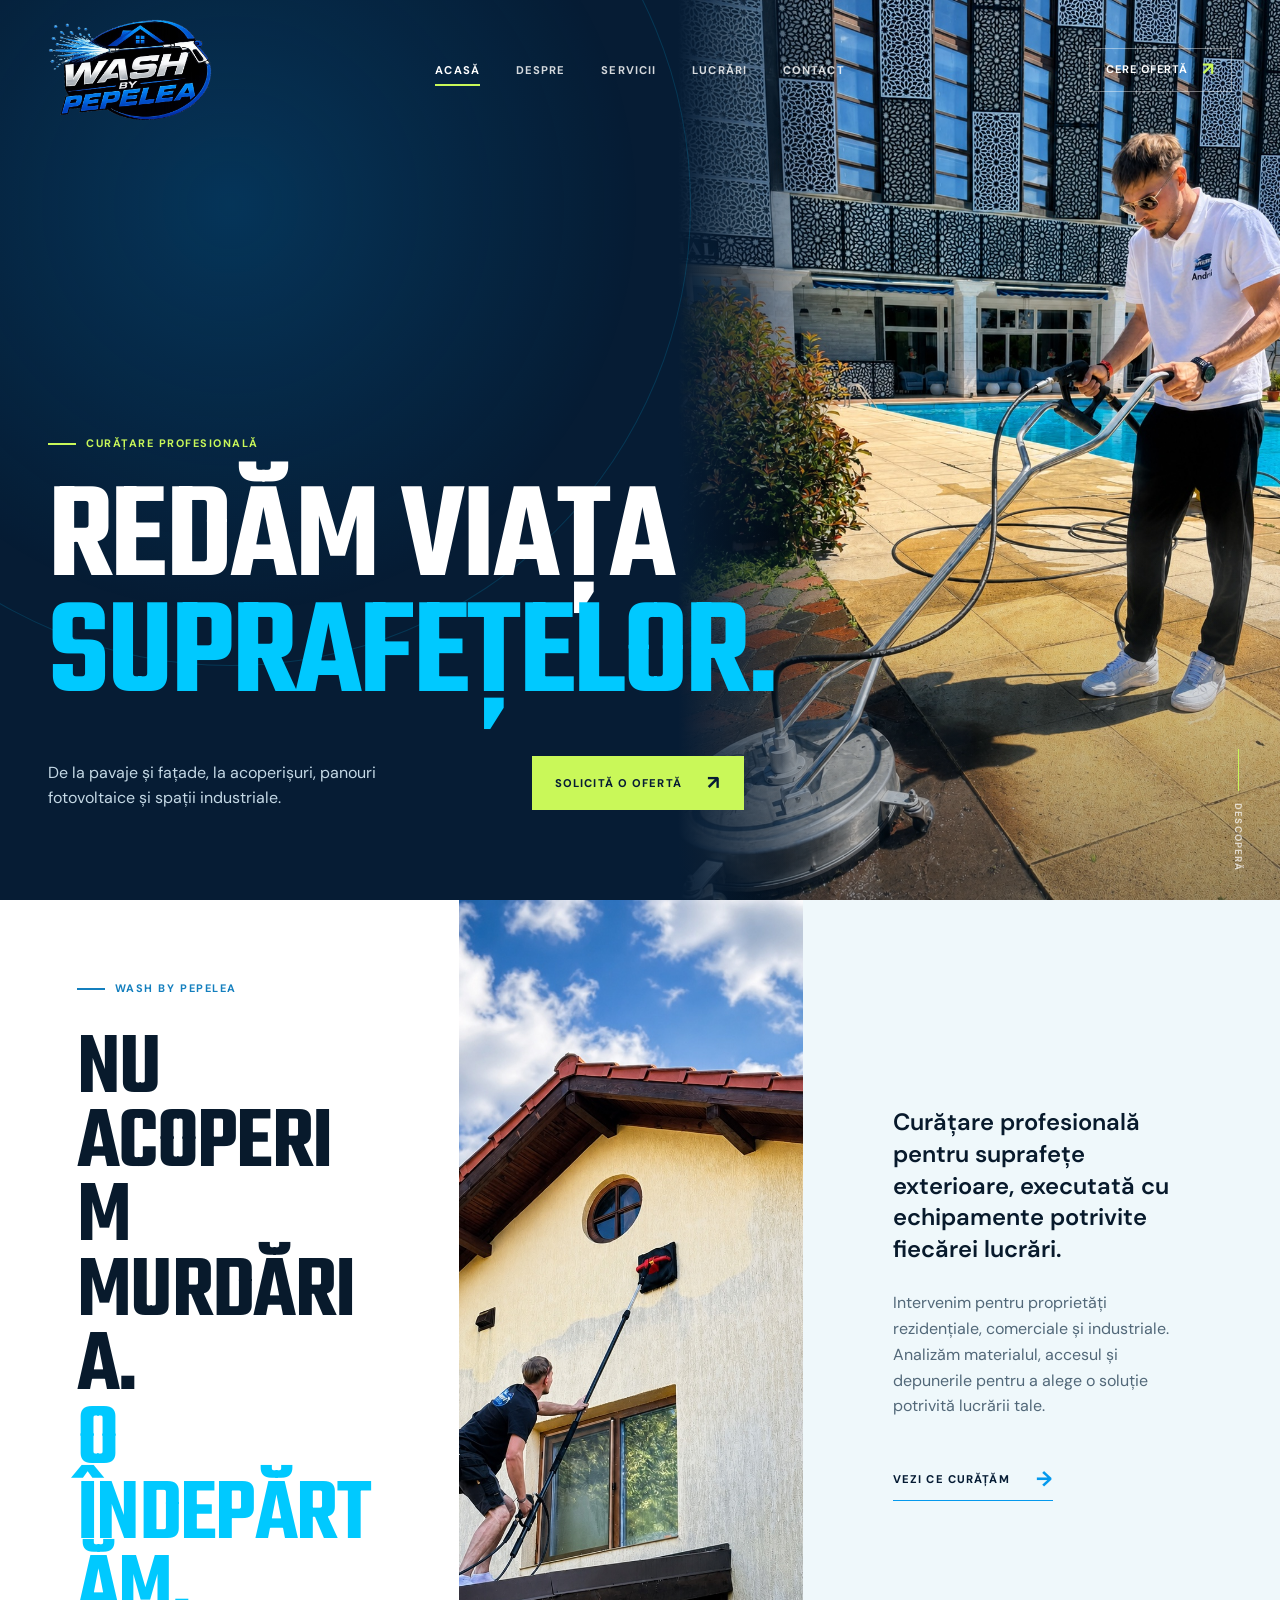
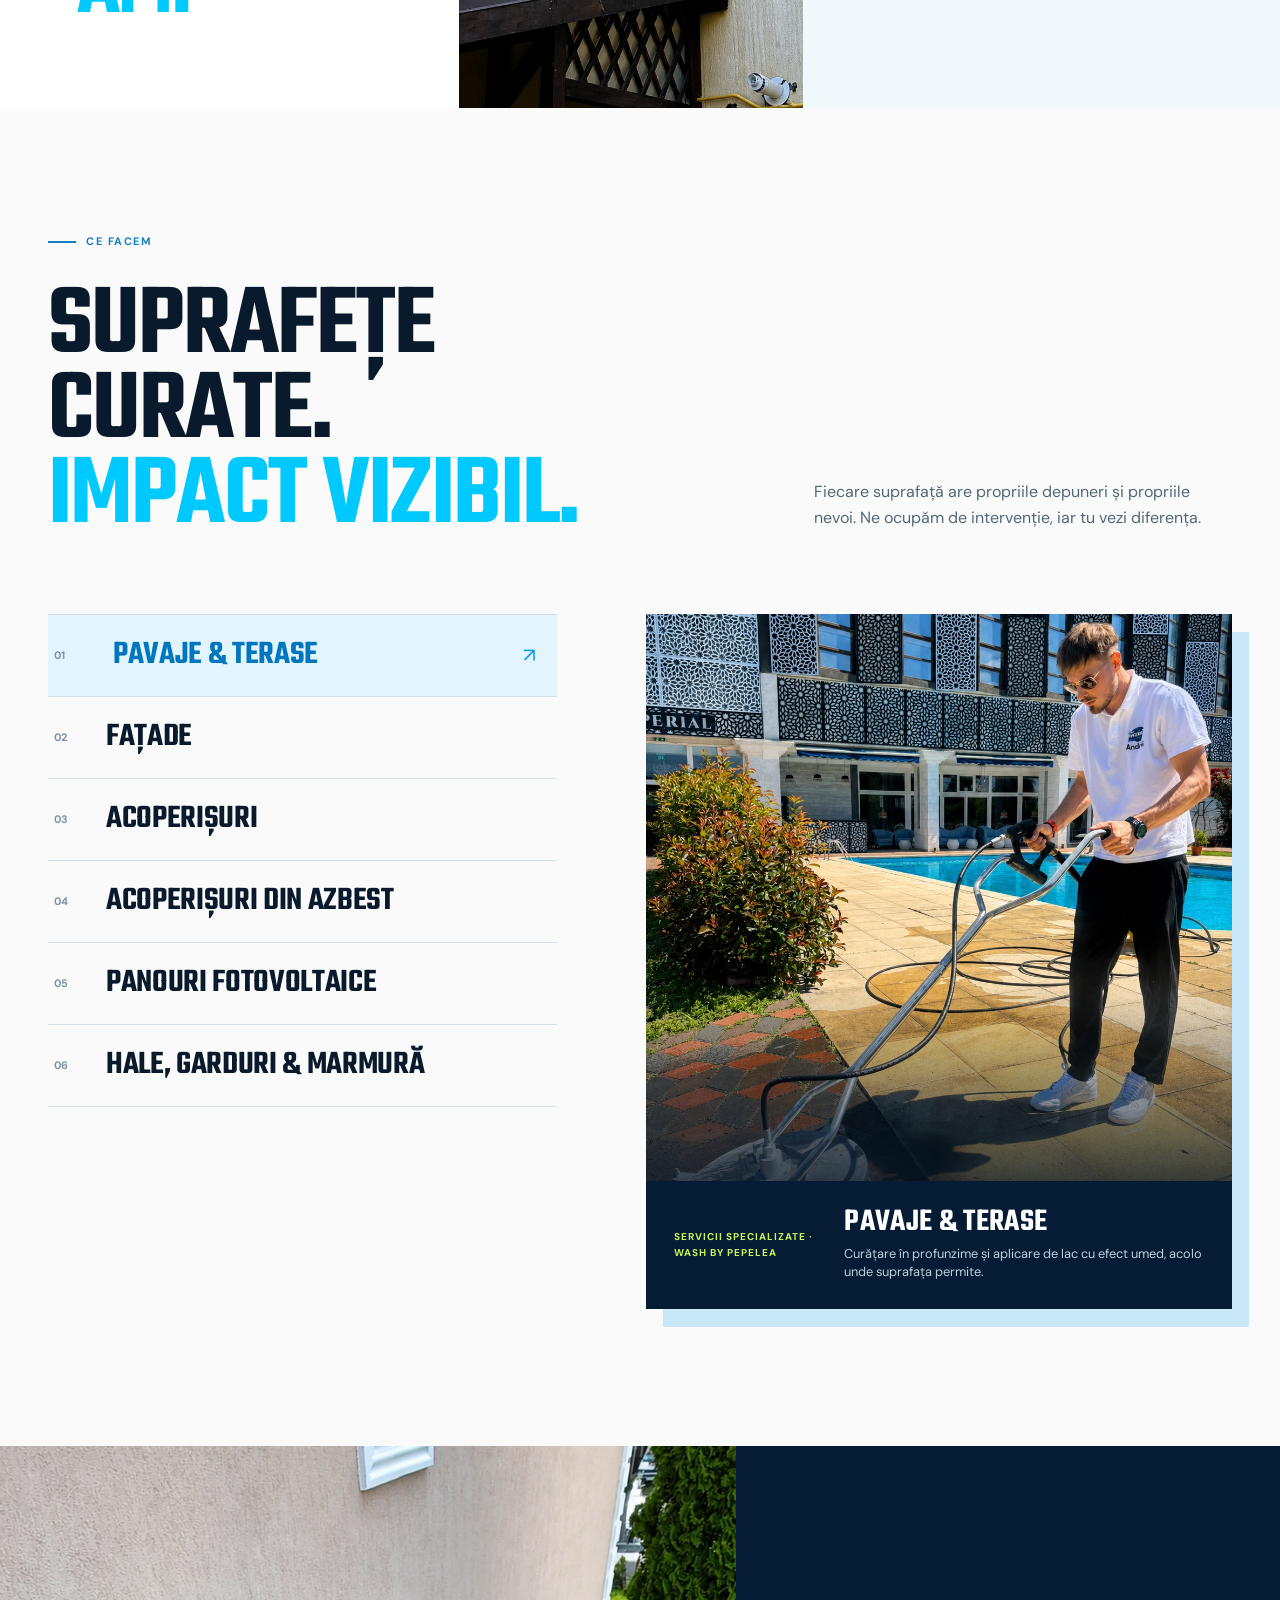
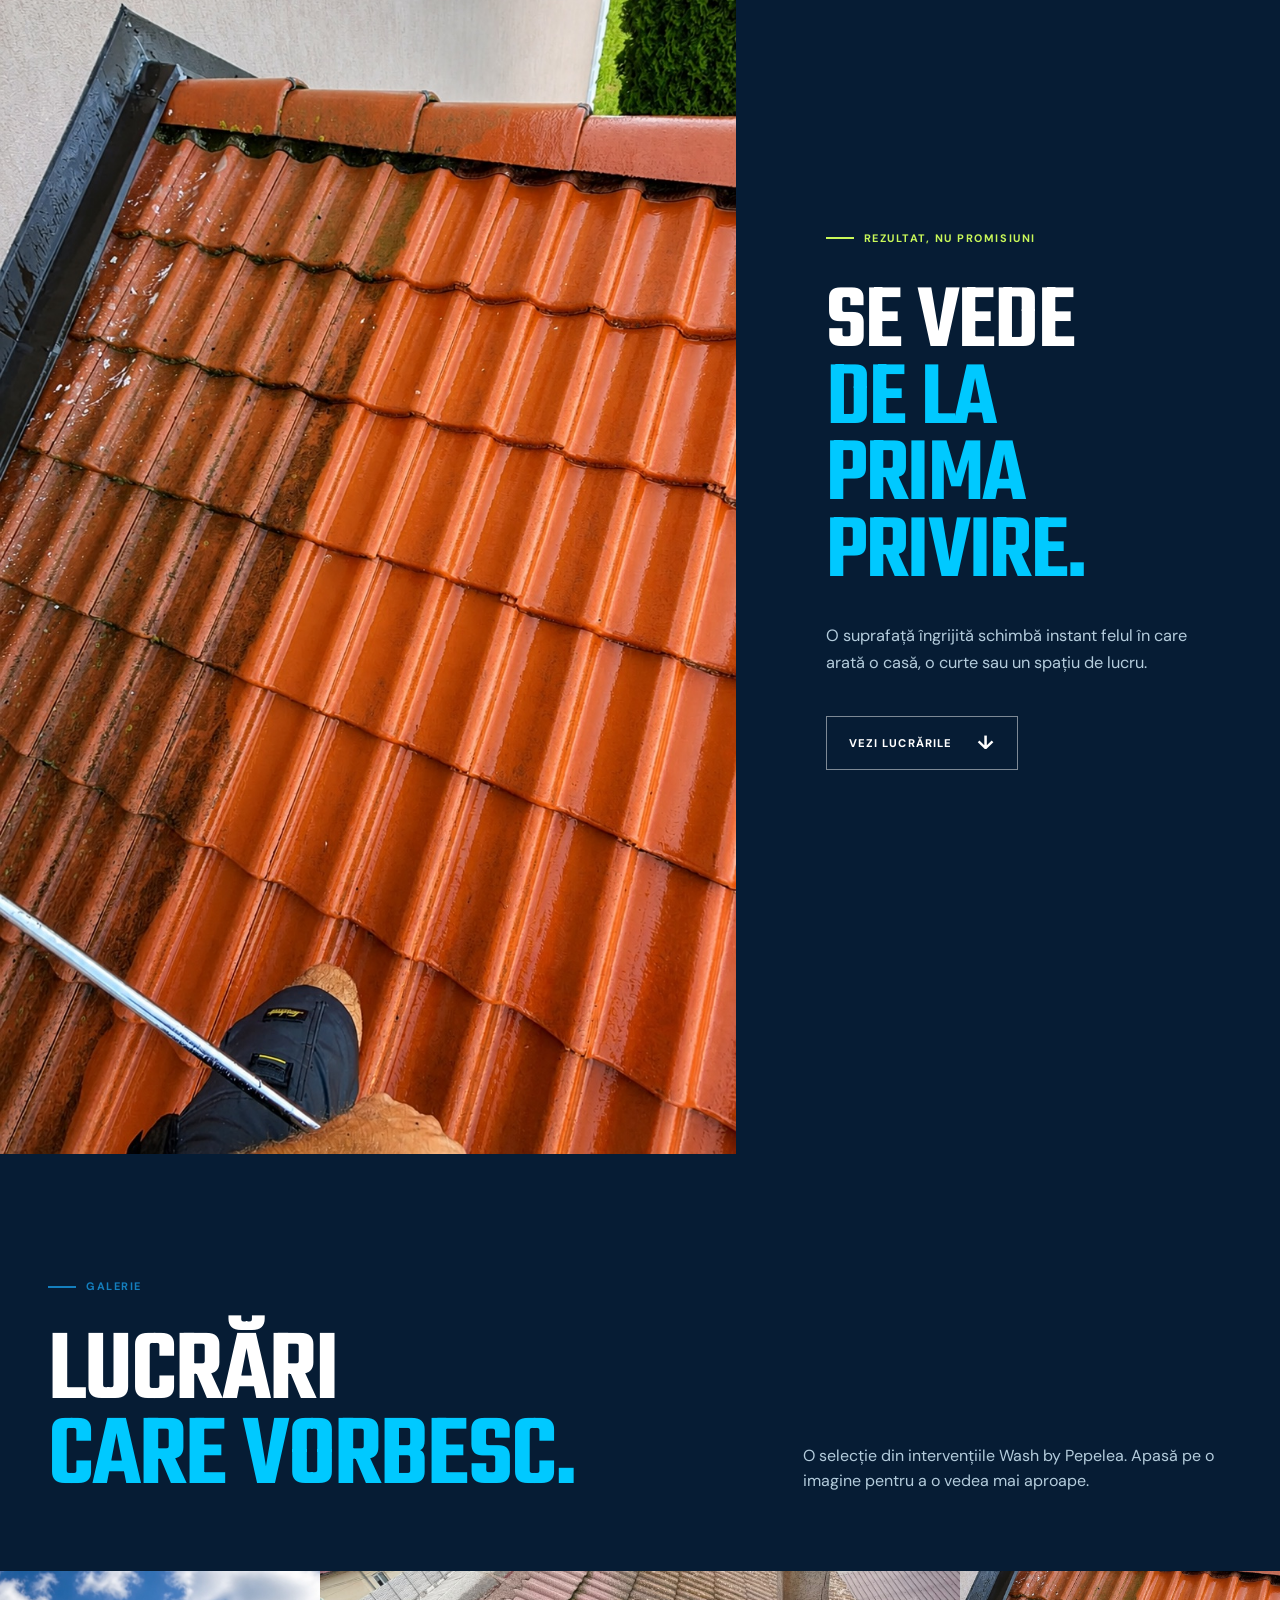
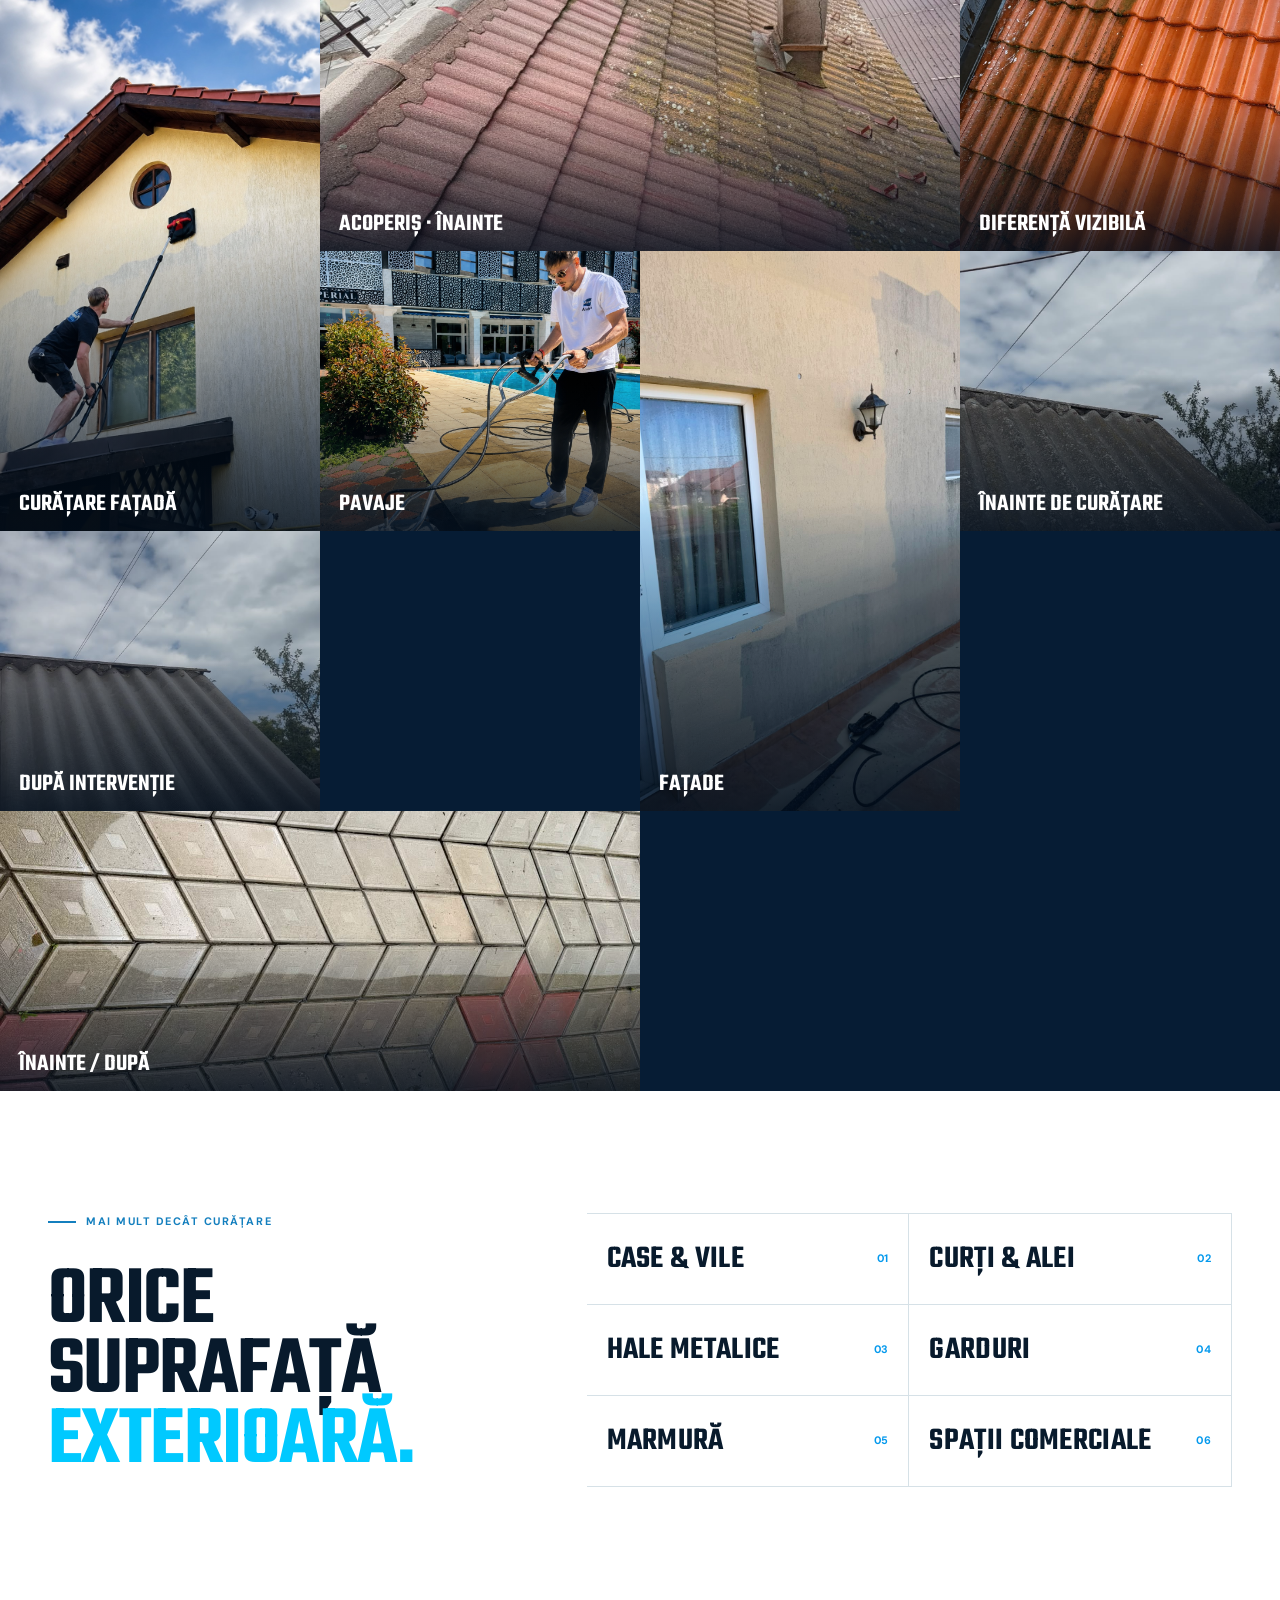
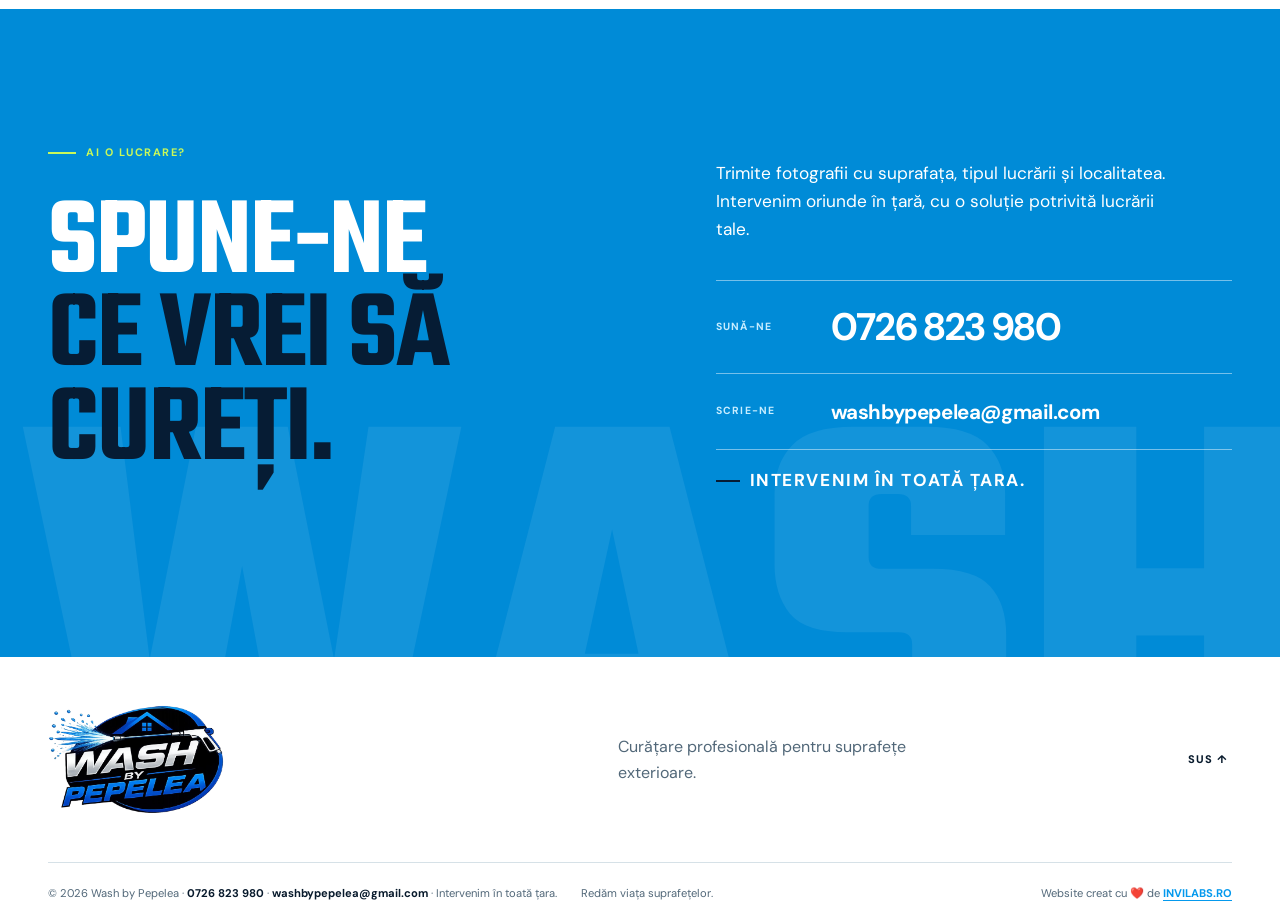
<file: index.html>
<!doctype html>
<html lang="ro">
  <head>
    <meta charset="UTF-8" />
    <meta name="viewport" content="width=device-width, initial-scale=1.0" />
    <meta name="theme-color" content="#061c34" />
    <meta name="robots" content="index, follow" />
    <meta name="googlebot" content="index, follow, max-image-preview:large, max-snippet:-1, max-video-preview:-1" />
    <meta name="description" content="Wash by Pepelea redă viața suprafețelor: pavaje, fațade, acoperișuri, panouri fotovoltaice și suprafețe exterioare." />
    <meta property="og:type" content="website" />
    <meta property="og:locale" content="ro_RO" />
    <meta property="og:site_name" content="Wash by Pepelea" />
    <meta property="og:title" content="Wash by Pepelea | Redăm viața suprafețelor" />
    <meta property="og:description" content="Curățare profesională pentru pavaje, fațade, acoperișuri și multe alte suprafețe exterioare." />
    <meta property="og:url" content="https://washbypepelea.ro/" />
    <meta property="og:image" content="https://washbypepelea.ro/assets/wash-by-pepelea-logo.jpeg" />
    <meta name="twitter:card" content="summary_large_image" />
    <title>Wash by Pepelea | Redăm viața suprafețelor</title>
    <link rel="canonical" href="https://washbypepelea.ro/" />
    <script type="application/ld+json">
      {
        "@context": "https://schema.org",
        "@graph": [
          {
            "@type": "ProfessionalService",
            "@id": "https://washbypepelea.ro/#business",
            "name": "Wash by Pepelea",
            "url": "https://washbypepelea.ro/",
            "logo": "https://washbypepelea.ro/assets/wash-by-pepelea-logo-transparent.png",
            "image": "https://washbypepelea.ro/assets/wash-by-pepelea-logo.jpeg",
            "description": "Curățare profesională pentru pavaje, fațade, acoperișuri, panouri fotovoltaice și suprafețe exterioare.",
            "telephone": "+40726823980",
            "email": "washbypepelea@gmail.com",
            "areaServed": {
              "@type": "Country",
              "name": "România"
            },
            "contactPoint": {
              "@type": "ContactPoint",
              "telephone": "+40726823980",
              "email": "washbypepelea@gmail.com",
              "contactType": "customer service",
              "availableLanguage": "ro"
            },
            "hasOfferCatalog": {
              "@type": "OfferCatalog",
              "name": "Servicii de curățare exterioară",
              "itemListElement": [
                { "@type": "Offer", "itemOffered": { "@type": "Service", "name": "Curățare pavaje și terase" } },
                { "@type": "Offer", "itemOffered": { "@type": "Service", "name": "Curățare fațade" } },
                { "@type": "Offer", "itemOffered": { "@type": "Service", "name": "Curățare acoperișuri" } },
                { "@type": "Offer", "itemOffered": { "@type": "Service", "name": "Curățare acoperișuri din azbest" } },
                { "@type": "Offer", "itemOffered": { "@type": "Service", "name": "Curățare panouri fotovoltaice" } },
                { "@type": "Offer", "itemOffered": { "@type": "Service", "name": "Curățare hale, garduri și marmură" } }
              ]
            }
          },
          {
            "@type": "WebSite",
            "@id": "https://washbypepelea.ro/#website",
            "url": "https://washbypepelea.ro/",
            "name": "Wash by Pepelea",
            "inLanguage": "ro-RO",
            "publisher": { "@id": "https://washbypepelea.ro/#business" }
          },
          {
            "@type": "WebPage",
            "@id": "https://washbypepelea.ro/#webpage",
            "url": "https://washbypepelea.ro/",
            "name": "Wash by Pepelea | Redăm viața suprafețelor",
            "isPartOf": { "@id": "https://washbypepelea.ro/#website" },
            "about": { "@id": "https://washbypepelea.ro/#business" },
            "inLanguage": "ro-RO"
          }
        ]
      }
    </script>
    <link rel="preconnect" href="https://fonts.googleapis.com" />
    <link rel="preconnect" href="https://fonts.gstatic.com" crossorigin />
    <link href="https://fonts.googleapis.com/css2?family=DM+Sans:opsz,wght@9..40,400;9..40,500;9..40,600;9..40,700&family=Teko:wght@500;600;700&display=swap" rel="stylesheet" />
    <link rel="stylesheet" href="styles.css?v=20260824-14" />
  </head>
  <body>
    <a class="skip-link" href="#continut">Sari la conținut</a>

    <header class="site-header" data-header>
      <div class="nav-shell">
        <a class="brand" href="#acasa" aria-label="Wash by Pepelea — pagina principală">
          <img src="assets/wash-by-pepelea-logo-transparent.png" alt="Wash by Pepelea" width="164" height="102" />
        </a>
        <nav class="desktop-nav" aria-label="Navigația principală">
          <a class="is-active" href="#acasa">Acasă</a>
          <a href="#despre">Despre</a>
          <a href="#servicii">Servicii</a>
          <a href="#lucrari">Lucrări</a>
          <a href="#contact">Contact</a>
        </nav>
        <a class="nav-cta" href="#contact">Cere ofertă <span>↗</span></a>
        <button class="menu-toggle" type="button" aria-expanded="false" aria-controls="mobile-menu">
          <span class="sr-only">Deschide meniul</span><span></span><span></span>
        </button>
      </div>
      <nav class="mobile-menu" id="mobile-menu" aria-label="Meniu mobil" hidden>
        <a href="#acasa">Acasă</a><a href="#despre">Despre</a><a href="#servicii">Servicii</a><a href="#lucrari">Lucrări</a><a href="#contact">Contact</a>
        <a class="mobile-menu-cta" href="#contact">Cere ofertă <span>↗</span></a>
      </nav>
    </header>

    <main id="continut">
      <section class="hero" id="acasa" aria-labelledby="hero-title">
        <div class="hero-image" aria-hidden="true"><img src="assets/paving-cleaning-polished.jpeg" alt="" width="1086" height="1448" fetchpriority="high" /></div>
        <div class="hero-wash" aria-hidden="true"></div>
        <div class="hero-content container-wide">
          <p class="eyebrow eyebrow-light"><span></span> Curățare profesională</p>
          <h1 id="hero-title"><span class="hero-title-line">Redăm&nbsp;viața</span><span class="hero-title-line"><em>suprafețelor.</em></span></h1>
          <div class="hero-bottom">
            <p>De la pavaje și fațade, la acoperișuri, panouri fotovoltaice și spații industriale.</p>
            <a class="button button-water" href="#contact">Solicită o ofertă <span>↗</span></a>
          </div>
        </div>
        <a class="hero-scroll" href="#despre" aria-label="Descoperă mai mult"><span></span> Descoperă</a>
      </section>

      <section class="intro-section" id="despre" aria-labelledby="intro-title">
        <div class="intro-copy">
          <p class="eyebrow"><span></span> WASH BY PEPELEA</p>
          <h2 id="intro-title">Nu acoperim murdăria.<br /><em>O îndepărtăm.</em></h2>
        </div>
        <div class="intro-media reveal"><img src="assets/facade-cleaning-polished.jpeg" alt="Specialist Wash by Pepelea curățând fațada unei case" loading="lazy" /></div>
        <div class="intro-details">
          <p class="intro-lede">Curățare profesională pentru suprafețe exterioare, executată cu echipamente potrivite fiecărei lucrări.</p>
          <p>Intervenim pentru proprietăți rezidențiale, comerciale și industriale. Analizăm materialul, accesul și depunerile pentru a alege o soluție potrivită lucrării tale.</p>
          <a class="text-link" href="#servicii">Vezi ce curățăm <span>→</span></a>
        </div>
      </section>

      <section class="services-section" id="servicii" aria-labelledby="services-title">
        <div class="container-wide services-heading">
          <div><p class="eyebrow"><span></span> Ce facem</p><h2 id="services-title">Suprafețe curate.<br /><em>Impact vizibil.</em></h2></div>
          <p>Fiecare suprafață are propriile depuneri și propriile nevoi. Ne ocupăm de intervenție, iar tu vezi diferența.</p>
        </div>
        <div class="container-wide services-workbench">
          <div class="service-list" aria-label="Servicii Wash by Pepelea">
            <button class="service-row is-active" type="button" data-service="Pavaje & terase" data-caption="Curățare în profunzime și aplicare de lac cu efect umed, acolo unde suprafața permite." data-image="assets/paving-cleaning-polished.jpeg" data-alt="Curățare profesională de pavaje cu echipament rotativ"><span>01</span><strong>Pavaje & terase</strong><i>↗</i></button>
            <button class="service-row" type="button" data-service="Fațade" data-caption="Îndepărtarea depunerilor de pe fațade și pereți exteriori." data-image="assets/facade-cleaning-polished.jpeg" data-alt="Curățarea unei fațade cu sistem profesional"><span>02</span><strong>Fațade</strong><i>↗</i></button>
            <button class="service-row" type="button" data-service="Acoperișuri" data-caption="Curățare adaptată pentru învelitori și zone greu accesibile." data-image="assets/roof-tiles-cleaning-polished.jpeg" data-alt="Acoperiș din țiglă în timpul curățării"><span>03</span><strong>Acoperișuri</strong><i>↗</i></button>
            <button class="service-row" type="button" data-service="Acoperișuri din azbest" data-caption="Intervențiile sunt analizate individual, în funcție de material și de specificul lucrării." data-image="assets/roof-asbestos-after.jpeg" data-alt="Acoperiș curățat"><span>04</span><strong>Acoperișuri din azbest</strong><i>↗</i></button>
            <button class="service-row" type="button" data-service="Panouri fotovoltaice" data-caption="Curățare pentru îndepărtarea prafului și depunerilor de pe panouri." data-image="assets/solar-panel-cleaning-service.jpeg" data-alt="Curățare profesională a panourilor fotovoltaice cu perie cu apă"><span>05</span><strong>Panouri fotovoltaice</strong><i>↗</i></button>
            <button class="service-row" type="button" data-service="Hale, garduri & marmură" data-caption="Interior sau exterior, pentru suprafețe metalice, garduri, marmură și multe altele." data-image="assets/fence-cleaning-service.jpeg" data-alt="Curățare profesională a unui gard metalic"><span>06</span><strong>Hale, garduri & marmură</strong><i>↗</i></button>
          </div>
          <figure class="service-preview" aria-live="polite">
            <div class="preview-media"><img id="service-image" src="assets/paving-cleaning-polished.jpeg" alt="Curățare profesională de pavaje cu echipament rotativ" /></div>
            <figcaption><span>Servicii specializate · Wash by Pepelea</span><div><strong id="service-name">Pavaje & terase</strong><p id="service-caption">Curățare în profunzime și aplicare de lac cu efect umed, acolo unde suprafața permite.</p></div></figcaption>
          </figure>
        </div>
      </section>

      <section class="proof-section" aria-labelledby="proof-title">
        <div class="proof-image"><img src="assets/roof-tiles-cleaning-polished.jpeg" alt="Acoperiș de țiglă în timpul curățării" loading="lazy" /></div>
        <div class="proof-copy">
          <p class="eyebrow eyebrow-light"><span></span> REZULTAT, NU PROMISIUNI</p>
          <h2 id="proof-title">Se vede<br /><em>de la prima privire.</em></h2>
          <p>O suprafață îngrijită schimbă instant felul în care arată o casă, o curte sau un spațiu de lucru.</p>
          <a class="button button-outline" href="#lucrari">Vezi lucrările <span>↓</span></a>
        </div>
      </section>

      <section class="gallery-section" id="lucrari" aria-labelledby="gallery-title">
        <div class="gallery-heading container-wide"><div><p class="eyebrow"><span></span> Galerie</p><h2 id="gallery-title">Lucrări<br /><em>care vorbesc.</em></h2></div><p>O selecție din intervențiile Wash by Pepelea. Apasă pe o imagine pentru a o vedea mai aproape.</p></div>
        <div class="gallery-grid">
          <button class="gallery-item gallery-tall" type="button" data-full="assets/facade-cleaning-polished.jpeg" data-caption="Curățare fațadă"><img src="assets/facade-cleaning-polished.jpeg" alt="Curățare profesională de fațadă" loading="lazy" /><span>Curățare fațadă</span></button>
          <button class="gallery-item gallery-wide" type="button" data-full="assets/roof-before.jpeg" data-caption="Acoperiș înainte de intervenție"><img src="assets/roof-before.jpeg" alt="Acoperiș cu depuneri înainte de curățare" loading="lazy" /><span>Acoperiș · înainte</span></button>
          <button class="gallery-item" type="button" data-full="assets/roof-tiles-cleaning-polished.jpeg" data-caption="Rezultat în timpul curățării"><img src="assets/roof-tiles-cleaning-polished.jpeg" alt="Acoperiș cu o zonă curățată" loading="lazy" /><span>Diferență vizibilă</span></button>
          <button class="gallery-item" type="button" data-full="assets/paving-cleaning-polished.jpeg" data-caption="Curățare pavaje"><img src="assets/paving-cleaning-polished.jpeg" alt="Specialist curățând pavaje cu echipament profesional" loading="lazy" /><span>Pavaje</span></button>
          <button class="gallery-item gallery-tall" type="button" data-full="assets/facade-before-after.jpeg" data-caption="Fațadă în proces de curățare"><img src="assets/facade-before-after.jpeg" alt="Fațadă înainte și după zona curățată" loading="lazy" /><span>Fațade</span></button>
          <button class="gallery-item" type="button" data-full="assets/roof-asbestos-before.jpeg" data-caption="Acoperiș înainte de intervenție"><img src="assets/roof-asbestos-before.jpeg" alt="Acoperiș cu depuneri înainte de curățare" loading="lazy" /><span>Înainte de curățare</span></button>
          <button class="gallery-item" type="button" data-full="assets/roof-asbestos-after.jpeg" data-caption="Acoperiș după intervenție"><img src="assets/roof-asbestos-after.jpeg" alt="Acoperiș curățat" loading="lazy" /><span>După intervenție</span></button>
          <button class="gallery-item gallery-wide" type="button" data-full="assets/paving-before-after.jpeg" data-caption="Pavaj înainte și după curățare"><img src="assets/paving-before-after.jpeg" alt="Diferență înainte și după pe pavaj" loading="lazy" /><span>Înainte / după</span></button>
        </div>
      </section>

      <dialog class="lightbox" id="lightbox" aria-labelledby="lightbox-caption">
        <button class="lightbox-close" type="button" aria-label="Închide imaginea">×</button>
        <img id="lightbox-image" src="assets/facade-cleaning.jpeg" alt="Lucrare Wash by Pepelea" />
        <p id="lightbox-caption"></p>
      </dialog>

      <section class="surfaces-section" aria-labelledby="surfaces-title">
        <div class="container-wide surfaces-layout"><div><p class="eyebrow"><span></span> Mai mult decât curățare</p><h2 id="surfaces-title">Orice suprafață<br /><em>exterioară.</em></h2></div><ul aria-label="Tipuri de suprafețe"><li>Case & vile <span>01</span></li><li>Curți & alei <span>02</span></li><li>Hale metalice <span>03</span></li><li>Garduri <span>04</span></li><li>Marmură <span>05</span></li><li>Spații comerciale <span>06</span></li></ul></div>
      </section>

      <section class="contact-section" id="contact" aria-labelledby="contact-title">
        <div class="contact-watermark" aria-hidden="true">WASH</div>
        <div class="container-wide contact-layout">
          <div><p class="eyebrow eyebrow-light"><span></span> Ai o lucrare?</p><h2 id="contact-title">Spune-ne<br /><em>ce vrei să cureți.</em></h2></div>
          <div class="contact-details"><p>Trimite fotografii cu suprafața, tipul lucrării și localitatea. Intervenim oriunde în țară, cu o soluție potrivită lucrării tale.</p><div class="contact-pending"><span>Sună-ne</span><a class="contact-phone" href="tel:+40726823980" aria-label="Sună Wash by Pepelea la 0726 823 980">0726 823 980</a></div><div class="contact-pending contact-email"><span>Scrie-ne</span><a href="mailto:washbypepelea@gmail.com">washbypepelea@gmail.com</a></div><p class="contact-coverage">Intervenim în toată țara.</p></div>
        </div>
      </section>
    </main>

    <footer class="site-footer">
      <div class="container-wide footer-main"><a class="footer-brand" href="#acasa"><img src="assets/wash-by-pepelea-logo-transparent.png" alt="Wash by Pepelea" width="176" height="109" /></a><p>Curățare profesională pentru suprafețe exterioare.</p><a class="footer-top" href="#acasa">Sus ↑</a></div>
      <div class="container-wide footer-bottom"><span>© <span id="year"></span> Wash by Pepelea · <a href="tel:+40726823980" aria-label="Sună Wash by Pepelea la 0726 823 980">0726 823 980</a> · <a href="mailto:washbypepelea@gmail.com">washbypepelea@gmail.com</a> · Intervenim în toată țara.</span><span>Redăm viața suprafețelor.</span><span class="footer-credit">Website creat cu ❤️ de <a href="https://invilabs.ro/" target="_blank" rel="noopener noreferrer" aria-label="Vizitează INVILABS.RO">INVILABS.RO</a></span></div>
    </footer>

    <script src="script.js?v=20260820-1"></script>
  </body>
</html>
</file>
<file: styles.css>
:root {
  --navy: #061c34;
  --navy-deep: #031323;
  --blue: #0499ed;
  --blue-bright: #00c9ff;
  --foam: #eff8fb;
  --paper: #fafafa;
  --ink: #081a2c;
  --muted: #526879;
  --line: #d6e1e7;
  --lime: #c9f859;
  --display: "Teko", sans-serif;
  --body: "DM Sans", sans-serif;
  --wide: min(1360px, calc(100% - 96px));
  --ease: cubic-bezier(.16, 1, .3, 1);
}

* { box-sizing: border-box; }
html { scroll-behavior: smooth; scroll-padding-top: 136px; }
body { margin: 0; overflow-x: hidden; background: var(--paper); color: var(--ink); font-family: var(--body); font-size: 16px; line-height: 1.62; }
body.menu-open { overflow: hidden; }
img { display: block; max-width: 100%; }
button, a { font: inherit; }
button { color: inherit; }
a { color: inherit; }
.container-wide { width: var(--wide); margin-inline: auto; }
.sr-only { position: absolute; width: 1px; height: 1px; padding: 0; margin: -1px; overflow: hidden; clip: rect(0, 0, 0, 0); white-space: nowrap; border: 0; }
.skip-link { position: fixed; z-index: 1000; top: 12px; left: 12px; padding: 11px 16px; background: var(--lime); color: var(--navy); font-weight: 800; text-decoration: none; transform: translateY(-180%); }
.skip-link:focus { transform: translateY(0); }
:focus-visible { outline: 3px solid var(--lime); outline-offset: 4px; }
h1, h2, h3, p { margin-top: 0; }
h1, h2, h3 { font-family: var(--display); font-weight: 600; line-height: .83; letter-spacing: -.018em; overflow-wrap: anywhere; text-wrap: balance; }
h1 em, h2 em { color: var(--blue-bright); font-style: normal; }
h2 { margin-bottom: 0; font-size: clamp(4.2rem, 8vw, 8.5rem); text-transform: uppercase; }
.eyebrow { display: flex; align-items: center; gap: 10px; margin: 0; color: #147fbe; font-size: .68rem; font-weight: 700; letter-spacing: .14em; text-transform: uppercase; }
.eyebrow span { width: 28px; height: 2px; background: currentColor; }
.eyebrow-light { color: var(--lime); }

.site-header { position: fixed; z-index: 80; top: 0; right: 0; left: 0; padding: 19px 0; color: white; transition: background .25s ease, box-shadow .25s ease, padding .25s ease; }
.site-header.is-scrolled { padding-block: 10px; background: rgba(3, 19, 35, .95); box-shadow: 0 4px 20px rgba(0,0,0,.18); backdrop-filter: blur(14px); }
.nav-shell { display: grid; width: var(--wide); min-height: 58px; margin: auto; grid-template-columns: 190px 1fr 190px; align-items: center; }
.brand { display: inline-flex; width: 164px; align-items: center; justify-content: center; line-height: 0; transition: width .28s var(--ease); }
.brand img { width: 164px; height: auto; object-fit: contain; transition: width .28s var(--ease); }
.site-header.is-scrolled .brand, .site-header.is-scrolled .brand img { width: 116px; }
.desktop-nav { display: flex; align-items: center; justify-content: center; gap: clamp(20px, 2.8vw, 45px); }
.desktop-nav a { position: relative; padding: 9px 0; color: rgba(255,255,255,.83); font-size: .7rem; font-weight: 700; letter-spacing: .1em; text-decoration: none; text-transform: uppercase; transition: color .2s ease; }
.desktop-nav a::after { position: absolute; right: 0; bottom: 2px; left: 0; height: 2px; background: var(--lime); content: ""; transform: scaleX(0); transform-origin: left; transition: transform .25s var(--ease); }
.desktop-nav a:hover, .desktop-nav a.is-active { color: white; }
.desktop-nav a:hover::after, .desktop-nav a.is-active::after { transform: scaleX(1); }
.nav-cta { justify-self: end; display: inline-flex; align-items: center; gap: 14px; padding: 12px 16px; border: 1px solid rgba(255,255,255,.42); color: white; font-size: .69rem; font-weight: 700; letter-spacing: .09em; text-decoration: none; text-transform: uppercase; transition: background .2s ease, color .2s ease; }
.nav-cta span { color: var(--lime); font-size: 1.15rem; line-height: .5; }
.nav-cta:hover { background: var(--lime); color: var(--navy); }
.nav-cta:hover span { color: inherit; }
.menu-toggle, .mobile-menu { display: none; }
.mobile-menu[hidden] { display: none !important; }

.hero { position: relative; display: flex; min-height: max(740px, 100svh); overflow: hidden; align-items: flex-end; background: var(--navy); color: white; }
.hero-image { position: absolute; z-index: 0; top: 0; right: 0; bottom: 0; width: min(47vw, 740px); overflow: hidden; }
.hero-image::after { position: absolute; inset: 0; background: linear-gradient(90deg, var(--navy), transparent 27%), linear-gradient(0deg, rgba(3,19,35,.38), transparent 42%); content: ""; }
.hero-image img { width: 100%; height: 100%; object-fit: cover; object-position: 54% center; }
.hero-wash { position: absolute; z-index: 0; top: -20vw; left: -18vw; width: 72vw; height: 72vw; border: 1px solid rgba(0,201,255,.16); border-radius: 50%; background: radial-gradient(circle, rgba(4,153,237,.2), transparent 63%); pointer-events: none; }
.hero-content { position: relative; z-index: 1; padding-bottom: clamp(86px, 10vh, 130px); }
.hero h1 { max-width: 850px; margin: 32px 0 40px; font-size: clamp(5.1rem, 10.9vw, 11.8rem); color: white; text-transform: uppercase; }
.hero-title-line { display: block; white-space: nowrap; }
.hero-bottom { display: flex; max-width: 710px; align-items: end; gap: clamp(30px, 6vw, 86px); }
.hero-bottom p { max-width: 37ch; margin: 0; color: #c4d8e5; font-size: clamp(.9rem, 1.25vw, 1.06rem); line-height: 1.52; }
.button { display: inline-flex; min-height: 54px; align-items: center; justify-content: center; gap: 25px; padding: 0 22px; border: 1px solid transparent; font-size: .7rem; font-weight: 800; letter-spacing: .1em; text-decoration: none; text-transform: uppercase; transition: transform .23s var(--ease), background .23s ease, color .23s ease; }
.button span { font-size: 1.2rem; line-height: .5; }
.button:hover { transform: translateY(-3px); }
.button-water { background: var(--lime); color: var(--navy); }
.button-water:hover { background: white; }
.hero-scroll { position: absolute; z-index: 1; right: 34px; bottom: 28px; display: flex; align-items: center; gap: 12px; color: rgba(255,255,255,.7); font-size: .61rem; font-weight: 700; letter-spacing: .12em; text-decoration: none; text-transform: uppercase; writing-mode: vertical-rl; }
.hero-scroll span { width: 1px; height: 42px; background: var(--lime); }

.intro-section { display: grid; min-height: 770px; grid-template-columns: 1.04fr .78fr 1.08fr; background: white; }
.intro-section > *, .proof-section > * { min-width: 0; }
.intro-copy { display: flex; flex-direction: column; justify-content: center; padding: 80px clamp(45px, 6vw, 105px); }
.intro-copy h2 { margin-top: 36px; font-size: clamp(4.3rem, 7vw, 7.3rem); }
.intro-media { min-height: 100%; overflow: hidden; background: var(--navy); }
.intro-media img { width: 100%; height: 100%; object-fit: cover; object-position: 52% 35%; }
.intro-details { display: flex; flex-direction: column; justify-content: center; padding: 82px clamp(45px, 7vw, 120px); background: var(--foam); }
.intro-details p:not(.intro-lede) { max-width: 41ch; color: var(--muted); }
.intro-lede { max-width: 22ch; margin-bottom: 24px; font-size: clamp(1.25rem, 1.85vw, 1.68rem); font-weight: 600; line-height: 1.34; }
.text-link { display: inline-flex; width: fit-content; min-height: 44px; align-items: center; gap: 26px; margin-top: 22px; border-bottom: 1px solid var(--blue); color: var(--navy); font-size: .7rem; font-weight: 800; letter-spacing: .1em; text-decoration: none; text-transform: uppercase; }
.text-link span { color: var(--blue); font-size: 1.3rem; transition: transform .25s var(--ease); }
.text-link:hover span { transform: translateX(7px); }

.services-section { padding: 125px 0 137px; background: var(--paper); }
.services-heading { display: grid; margin-bottom: 74px; grid-template-columns: 1.15fr .85fr; gap: 74px; align-items: end; }
.services-heading h2 { margin-top: 34px; }
.services-heading > p { max-width: 38ch; margin: 0 0 9px auto; color: var(--muted); }
.services-workbench { display: grid; grid-template-columns: .93fr 1.07fr; gap: clamp(44px, 7vw, 112px); align-items: start; }
.service-list { border-top: 1px solid var(--line); }
.service-row { display: grid; width: 100%; min-height: 82px; padding: 11px 6px; border: 0; border-bottom: 1px solid var(--line); background: transparent; grid-template-columns: 42px 1fr 28px; align-items: center; gap: 10px; cursor: pointer; text-align: left; }
.service-row span { color: #7b93a4; font-size: .68rem; font-weight: 700; }
.service-row strong { color: var(--ink); font-family: var(--display); font-size: clamp(1.75rem, 2.6vw, 2.45rem); font-weight: 600; letter-spacing: -.01em; line-height: .9; text-transform: uppercase; transition: color .2s ease, transform .25s var(--ease); }
.service-row i { color: var(--blue); font-size: 1.25rem; font-style: normal; opacity: 0; transform: translate(-8px, 8px); transition: opacity .2s ease, transform .25s var(--ease); }
.service-row:hover, .service-row.is-active, .service-row:focus-visible { background: #e2f5ff; outline: none; }
.service-row:hover strong, .service-row.is-active strong { color: #0076bf; transform: translateX(7px); }
.service-row:hover i, .service-row.is-active i { opacity: 1; transform: translate(0,0); }
.service-preview { position: sticky; top: 100px; margin: 0; background: var(--navy); color: white; box-shadow: 17px 18px 0 #c9e8f7; }
.preview-media { position: relative; height: min(63vh, 652px); overflow: hidden; }
.preview-media::after { position: absolute; inset: auto 0 0; height: 35%; background: linear-gradient(transparent, rgba(3,19,35,.78)); content: ""; pointer-events: none; }
.preview-media img { width: 100%; height: 100%; object-fit: cover; object-position: center; transition: opacity .2s ease, transform .45s var(--ease); }
.preview-media img.is-changing { opacity: .2; transform: scale(1.025); }
.service-preview figcaption { display: grid; min-height: 128px; padding: 22px 28px; grid-template-columns: 145px 1fr; gap: 25px; align-items: center; }
.service-preview figcaption > span { color: var(--lime); font-size: .62rem; font-weight: 700; letter-spacing: .1em; text-transform: uppercase; }
.service-preview strong { display: block; font-family: var(--display); font-size: 2rem; font-weight: 600; letter-spacing: .01em; line-height: .9; text-transform: uppercase; }
.service-preview p { margin: 8px 0 0; color: #b8d0df; font-size: .8rem; line-height: 1.45; }

.proof-section { display: grid; min-height: 720px; grid-template-columns: 1.15fr .85fr; background: var(--navy); color: white; }
.proof-image { min-height: 650px; overflow: hidden; }
.proof-image img { width: 100%; height: 100%; object-fit: cover; object-position: center; }
.proof-copy { display: flex; flex-direction: column; justify-content: center; padding: 90px clamp(50px, 7vw, 130px); }
.proof-copy h2 { margin: 39px 0 31px; color: white; font-size: clamp(4.8rem, 7.2vw, 7.6rem); }
.proof-copy > p:not(.eyebrow) { max-width: 37ch; color: #b4ccdc; font-size: 1.02rem; }
.button-outline { width: fit-content; margin-top: 24px; border-color: rgba(255,255,255,.48); color: white; }
.button-outline:hover { border-color: var(--lime); background: var(--lime); color: var(--navy); }

.gallery-section { padding-top: 124px; background: var(--navy); color: white; }
.gallery-heading { display: grid; margin-bottom: 70px; grid-template-columns: 1.05fr .95fr; gap: 72px; align-items: end; }
.gallery-heading h2 { margin-top: 36px; color: white; }
.gallery-heading > p { max-width: 39ch; margin: 0 0 7px auto; color: #b4ccdc; }
.gallery-grid { display: grid; grid-auto-flow: dense; grid-auto-rows: 280px; grid-template-columns: repeat(4, 1fr); }
.gallery-item { position: relative; overflow: hidden; padding: 0; border: 0; background: #0d3151; cursor: zoom-in; }
.gallery-item.gallery-tall { grid-row: span 2; }
.gallery-item.gallery-wide { grid-column: span 2; }
.gallery-item img { width: 100%; height: 100%; object-fit: cover; filter: saturate(.91); transition: transform .68s var(--ease), filter .32s ease; }
.gallery-item::after { position: absolute; inset: 0; background: linear-gradient(180deg, transparent 44%, rgba(2,14,28,.82)); content: ""; pointer-events: none; }
.gallery-item span { position: absolute; z-index: 1; right: 19px; bottom: 16px; left: 19px; color: white; font-family: var(--display); font-size: 1.5rem; font-weight: 600; line-height: .9; text-align: left; text-transform: uppercase; }
.gallery-item:hover img, .gallery-item:focus-visible img { filter: saturate(1.08); transform: scale(1.055); }
.gallery-item:focus-visible { outline: 4px solid var(--lime); outline-offset: -4px; }
.lightbox { width: min(1000px, 92vw); max-width: none; padding: 0; border: 0; background: transparent; color: white; }
.lightbox::backdrop { background: rgba(2,13,27,.94); backdrop-filter: blur(8px); }
.lightbox img { width: 100%; max-height: 78vh; object-fit: contain; background: var(--navy); box-shadow: 15px 17px 0 rgba(0,201,255,.19); }
.lightbox p { margin: 17px 0 0; font-family: var(--display); font-size: 1.55rem; font-weight: 600; text-transform: uppercase; }
.lightbox-close { position: fixed; top: 22px; right: 27px; display: grid; width: 48px; height: 48px; place-items: center; padding: 0; border: 1px solid rgba(255,255,255,.6); background: var(--navy); color: white; cursor: pointer; font-size: 2rem; line-height: 1; }

.surfaces-section { padding: 122px 0; background: white; }
.surfaces-layout { display: grid; grid-template-columns: .82fr 1.18fr; gap: 90px; }
.surfaces-layout h2 { margin-top: 36px; font-size: clamp(4.2rem, 6.6vw, 7rem); }
.surfaces-layout ul { display: grid; margin: 0; padding: 0; grid-template-columns: repeat(2, 1fr); border-top: 1px solid var(--line); list-style: none; }
.surfaces-layout li { display: flex; min-height: 91px; align-items: center; justify-content: space-between; padding: 0 20px; border-right: 1px solid var(--line); border-bottom: 1px solid var(--line); font-family: var(--display); font-size: 2rem; font-weight: 600; letter-spacing: .01em; line-height: .9; text-transform: uppercase; }
.surfaces-layout li span { color: var(--blue); font-family: var(--body); font-size: .68rem; font-weight: 700; }

.contact-section { position: relative; overflow: hidden; padding: 135px 0 126px; background: #008bd7; color: white; }
.contact-watermark { position: absolute; right: -3vw; bottom: -14vw; color: rgba(255,255,255,.075); font-family: var(--display); font-size: 42vw; font-weight: 700; line-height: .72; pointer-events: none; }
.contact-layout { position: relative; display: grid; grid-template-columns: 1fr .9fr; gap: 94px; }
.contact-layout h2 { margin-top: 37px; color: white; font-size: clamp(5.1rem, 8.8vw, 9.4rem); }
.contact-layout h2 em { color: var(--navy); }
.contact-details { padding-top: 16px; }
.contact-details > p { max-width: 39ch; margin-bottom: 36px; color: white; font-size: 1.08rem; }
.contact-pending { display: grid; min-height: 94px; padding: 18px 0; border-top: 1px solid rgba(255,255,255,.46); border-bottom: 1px solid rgba(255,255,255,.46); grid-template-columns: 95px 1fr; gap: 20px; align-items: center; }
.contact-pending span { color: #c7edff; font-size: .65rem; font-weight: 700; letter-spacing: .12em; text-transform: uppercase; }
.contact-phone { display: inline-flex; width: fit-content; color: white; font-size: clamp(1.85rem, 3.1vw, 2.4rem); font-weight: 700; letter-spacing: -.035em; line-height: 1.08; text-decoration: none; transition: color .2s ease, transform .2s var(--ease); }
.contact-phone:hover { color: var(--navy); transform: translateX(4px); }
.contact-email { min-height: 76px; border-top: 0; }
.contact-email a { color: white; font-size: clamp(1.05rem, 1.65vw, 1.28rem); font-weight: 700; letter-spacing: -.02em; line-height: 1.3; overflow-wrap: anywhere; text-decoration: none; transition: color .2s ease; }
.contact-email a:hover { color: var(--navy); }
.contact-coverage { display: flex; align-items: center; gap: 10px; margin: 17px 0 0; color: #d9f3ff; font-size: .72rem; font-weight: 700; letter-spacing: .09em; text-transform: uppercase; }
.contact-coverage::before { width: 24px; height: 2px; background: var(--navy); content: ""; }

.site-footer { background: white; }
.footer-main { display: grid; min-height: 205px; grid-template-columns: 1fr 1fr auto; gap: 40px; align-items: center; }
.footer-brand { display: block; width: 176px; line-height: 0; }
.footer-brand img { width: 176px; height: auto; object-fit: contain; }
.footer-main > p { max-width: 32ch; margin: 0; color: var(--muted); }
.footer-top { display: inline-flex; min-width: 44px; min-height: 44px; align-items: center; color: var(--ink); font-size: .69rem; font-weight: 800; letter-spacing: .1em; text-decoration: none; text-transform: uppercase; }
.footer-top:hover { color: var(--blue); }
.footer-bottom { display: flex; min-height: 61px; align-items: center; justify-content: space-between; gap: 10px 24px; border-top: 1px solid var(--line); color: var(--muted); font-size: .7rem; flex-wrap: wrap; }
.footer-bottom a { color: var(--ink); font-weight: 700; text-decoration: none; }
.footer-bottom a:hover { color: var(--blue); }
.footer-credit { margin-left: auto; white-space: nowrap; }
.footer-credit a { color: var(--blue); text-decoration: underline; text-decoration-thickness: 1px; text-underline-offset: 3px; }
.footer-credit a:hover { color: var(--navy); }

@media (max-width: 1100px) {
  :root { --wide: min(100% - 64px, 1080px); }
  .nav-shell { grid-template-columns: 160px 1fr 150px; }
  .brand { width: 148px; }.brand img { width: 148px; }
  .desktop-nav { gap: 21px; }
  .nav-cta { gap: 8px; padding: 11px 10px; }
  .intro-section { grid-template-columns: .92fr .75fr 1fr; }
  .intro-copy { padding-inline: 38px; }.intro-details { padding-inline: 42px; }
  .services-workbench { grid-template-columns: .88fr 1.12fr; gap: 43px; }
  .service-row strong { font-size: 2rem; }
  .gallery-grid { grid-auto-rows: 240px; grid-template-columns: repeat(3, 1fr); }
}

@media (max-width: 860px) {
  :root { --wide: calc(100% - 40px); }
  body { padding-bottom: 64px; }
  .site-header { padding-block: 11px; }.site-header.is-scrolled { padding-block: 8px; }
  .nav-shell { min-height: 56px; grid-template-columns: 1fr 52px; }
  .brand { width: 184px; }.brand img { width: 184px; height: auto; }
  .desktop-nav, .nav-cta { display: none; }
  .menu-toggle { display: grid; width: 52px; height: 52px; place-items: center; align-content: center; gap: 8px; padding: 0; border: 0; background: transparent; color: white; cursor: pointer; }
  .menu-toggle span:not(.sr-only) { display: block; width: 27px; height: 2px; background: currentColor; transition: transform .2s ease; }
  .menu-toggle[aria-expanded="true"] span:nth-last-child(2) { transform: translateY(5px) rotate(45deg); }.menu-toggle[aria-expanded="true"] span:last-child { transform: translateY(-5px) rotate(-45deg); }
  .mobile-menu { position: absolute; top: 100%; right: 0; left: 0; display: grid; padding: 14px 16px 24px; background: var(--navy-deep); box-shadow: 0 16px 22px rgba(0,0,0,.22); }
  .mobile-menu a { padding: 12px 0; border-bottom: 1px solid rgba(255,255,255,.12); color: white; font-size: .76rem; font-weight: 700; letter-spacing: .09em; text-decoration: none; text-transform: uppercase; }
  .mobile-menu .mobile-menu-cta { display: flex; align-items: center; justify-content: space-between; margin-top: 12px; padding: 13px 16px; border: 0; background: var(--lime); color: var(--navy); }
  .mobile-menu-cta span { font-size: 1.2rem; }
  .hero { min-height: max(680px, 100svh); }.hero-image { width: 58vw; }.hero-content { padding-bottom: 100px; }.hero h1 { font-size: clamp(5.2rem, 16vw, 9rem); }
  .intro-section, .services-heading, .services-workbench, .proof-section, .gallery-heading, .surfaces-layout, .contact-layout { grid-template-columns: 1fr; }
  .intro-section { min-height: 0; }.intro-copy { padding: 82px 20px 70px; }.intro-media { min-height: 74vw; max-height: 660px; }.intro-details { padding: 73px 20px 88px; }
  .services-heading { gap: 25px; }.services-heading > p { margin-left: 0; }.services-workbench { gap: 50px; }.service-preview { position: relative; top: 0; }.preview-media { height: min(74vw, 610px); }
  .proof-image { min-height: 70vw; }.proof-copy { padding: 83px 20px; }
  .gallery-heading { gap: 27px; }.gallery-heading > p { margin-left: 0; }.gallery-grid { grid-template-columns: repeat(2, 1fr); }.surfaces-layout { gap: 55px; }.contact-layout { gap: 58px; }
  .footer-main { grid-template-columns: 1fr auto; }.footer-main .footer-brand { grid-column: 1 / -1; }
}

@media (max-width: 590px) {
  :root { --wide: calc(100% - 32px); }
  html { scroll-padding-top: 118px; }
  .hero { min-height: max(640px, 100svh); }.hero-image { width: 100%; opacity: .57; }.hero-image::after { background: linear-gradient(90deg, rgba(3,19,35,.94), rgba(3,19,35,.32)), linear-gradient(0deg, rgba(3,19,35,.7), transparent 53%); }.hero-wash { top: -28vw; left: -28vw; width: 100vw; height: 100vw; }.hero h1 { max-width: 100%; margin: 24px 0 32px; font-size: clamp(2.75rem, 14vw, 4.8rem); letter-spacing: -.03em; }.hero-bottom { display: block; }.hero-bottom p { margin-bottom: 24px; }.hero-bottom .button { width: 100%; }.hero-scroll { display: none; }
  .intro-copy { padding: 74px 16px 62px; }.intro-copy h2 { font-size: clamp(3.5rem, 15vw, 4.3rem); }.intro-media { min-height: 125vw; }.intro-details { padding: 65px 16px 74px; }
  .services-section { padding: 84px 0; }.services-heading { margin-bottom: 46px; }.services-heading h2 { font-size: clamp(4.2rem, 17vw, 5.6rem); }.service-row { min-height: 69px; grid-template-columns: 28px 1fr 20px; gap: 7px; }.service-row strong { font-size: 1.62rem; }.preview-media { height: 94vw; }.service-preview figcaption { padding: 20px; grid-template-columns: 1fr; gap: 12px; }
  .proof-image { min-height: 110vw; }.proof-copy { padding: 72px 16px; }.proof-copy h2 { font-size: clamp(4.5rem, 18vw, 6rem); }
  .gallery-section { padding-top: 83px; }.gallery-heading { margin-bottom: 45px; }.gallery-heading h2 { font-size: clamp(4.5rem, 18vw, 6.1rem); }.gallery-grid { grid-auto-rows: 206px; }.gallery-item.gallery-wide { grid-column: span 2; }.gallery-item span { right: 14px; bottom: 13px; left: 14px; font-size: 1.23rem; }
  .surfaces-section { padding: 82px 0; }.surfaces-layout h2 { font-size: clamp(4rem, 16vw, 5.4rem); }.surfaces-layout ul { grid-template-columns: 1fr; }.surfaces-layout li { min-height: 75px; border-right: 0; font-size: 1.7rem; }
  .contact-section { padding: 89px 0; }.contact-layout h2 { font-size: clamp(4.8rem, 19vw, 6.6rem); }.contact-pending { min-height: 0; grid-template-columns: 1fr; gap: 7px; }.contact-details > p { font-size: 1rem; }
  .footer-main { min-height: 0; padding: 51px 0; grid-template-columns: 1fr; }.footer-main .footer-brand { grid-column: auto; }.footer-brand { width: 158px; }.footer-brand img { width: 158px; }.footer-top { justify-self: start; }.footer-bottom { min-height: 70px; flex-direction: column; align-items: flex-start; justify-content: center; gap: 3px; }.footer-credit { margin-left: 0; }
}

@media (prefers-reduced-motion: reduce) {
  html { scroll-behavior: auto; }
  *, *::before, *::after { scroll-behavior: auto !important; animation-duration: .01ms !important; animation-iteration-count: 1 !important; transition-duration: .01ms !important; }
}
</file>
